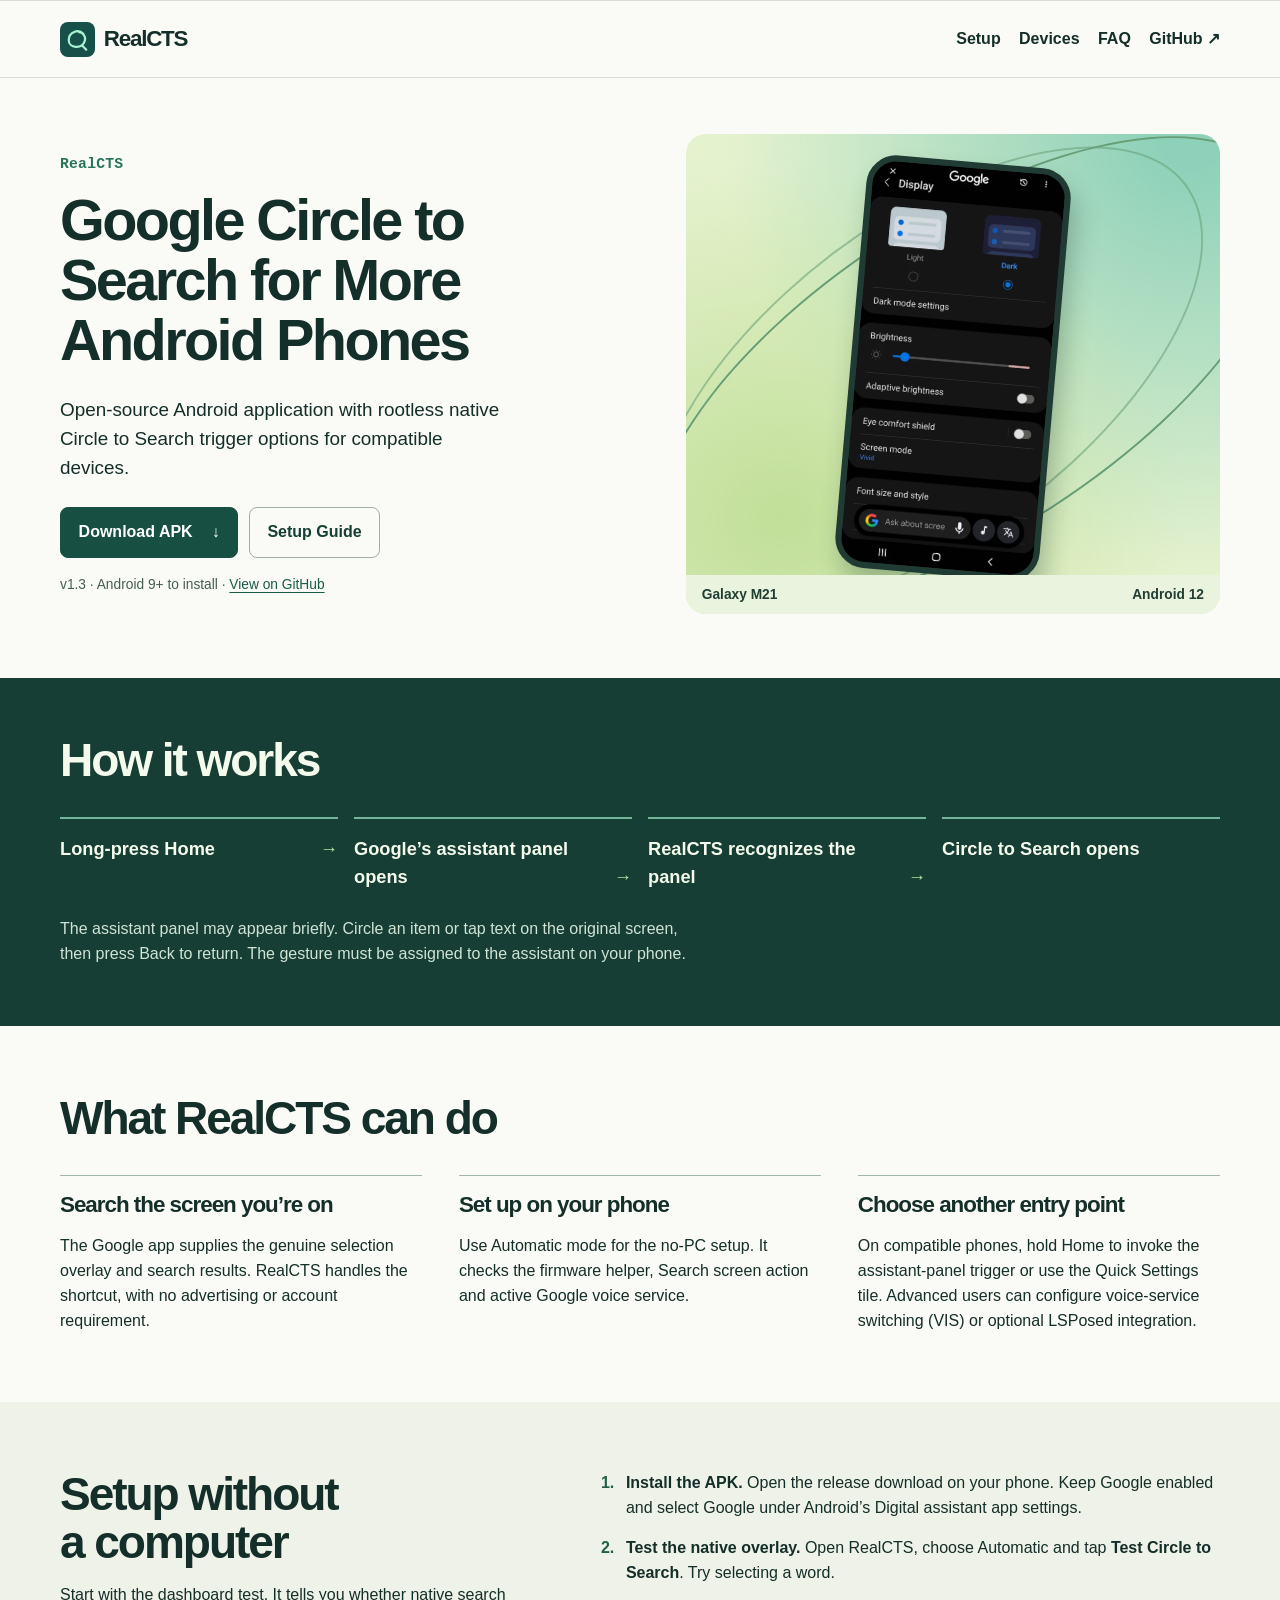
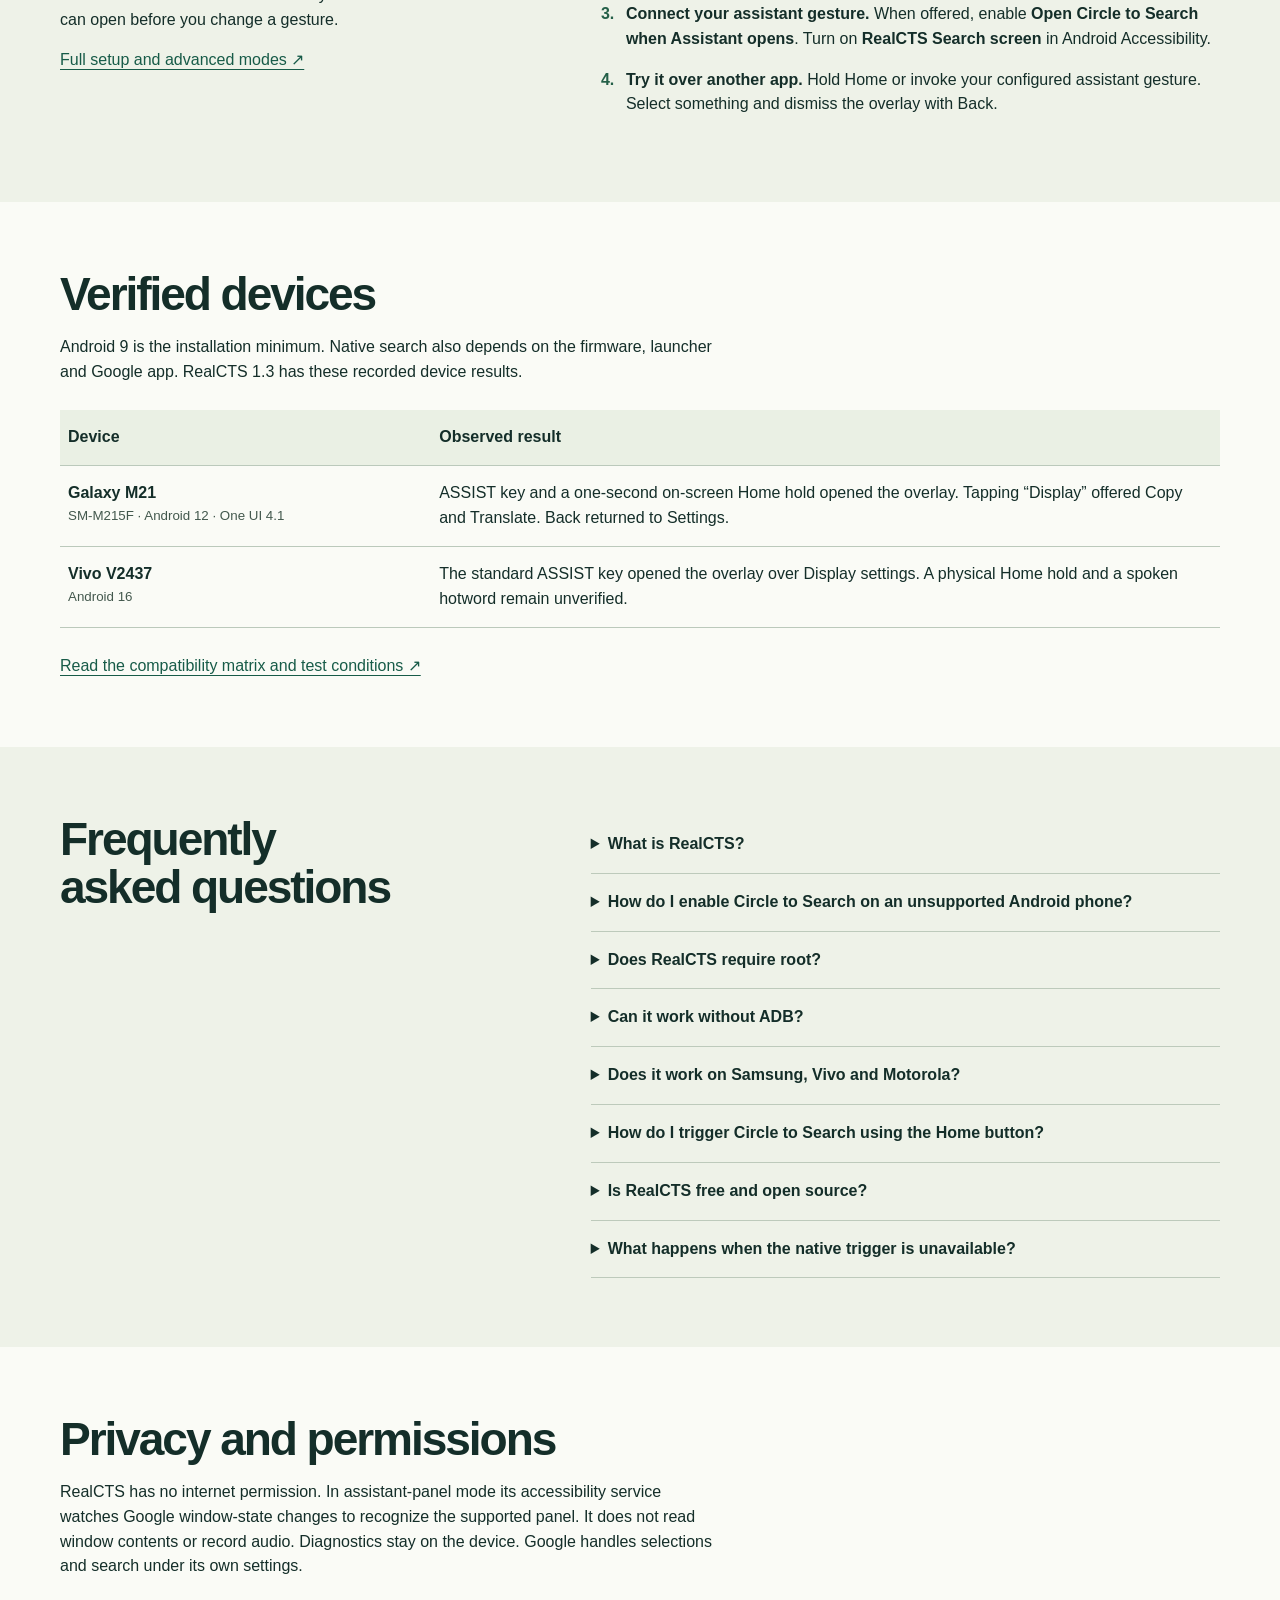
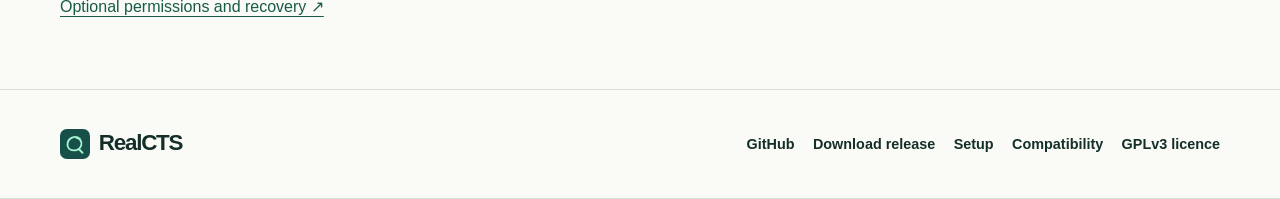
<file: docs/index.html>
<!doctype html>
<html lang="en">
<head>
<meta charset="utf-8">
<meta name="viewport" content="width=device-width, initial-scale=1">
<title>RealCTS — Google Circle to Search for More Android Phones</title>
<meta name="description" content="Use Google’s native Circle to Search from the Android assistant shortcut on compatible phones. Download the free RealCTS APK and follow the no-PC setup guide.">
<link rel="canonical" href="https://itzsnsr.github.io/RealCTS/">
<link rel="icon" href="./icon.svg" type="image/svg+xml">
<link rel="stylesheet" href="./style.css">
<meta property="og:type" content="website">
<meta property="og:site_name" content="RealCTS">
<meta property="og:title" content="RealCTS — Google Circle to Search for More Android Phones">
<meta property="og:description" content="Use Google’s native Circle to Search from the Android assistant shortcut on compatible phones. Download the free RealCTS APK and follow the no-PC setup guide.">
<meta property="og:url" content="https://itzsnsr.github.io/RealCTS/">
<meta property="og:image" content="https://itzsnsr.github.io/RealCTS/share.png">
<meta property="og:image:width" content="1200">
<meta property="og:image:height" content="630">
<meta property="og:image:alt" content="RealCTS and Google’s selection overlay on a Samsung Galaxy M21">
<meta name="twitter:card" content="summary_large_image">
<meta name="twitter:title" content="RealCTS — Google Circle to Search for More Android Phones">
<meta name="twitter:description" content="Use Google’s native Circle to Search from the Android assistant shortcut on compatible phones. Download the free RealCTS APK and follow the no-PC setup guide.">
<meta name="twitter:image" content="https://itzsnsr.github.io/RealCTS/share.png">
<meta name="twitter:image:alt" content="RealCTS and Google’s selection overlay on a Samsung Galaxy M21">
<script type="application/ld+json">{
  "@context": "https://schema.org",
  "@type": "SoftwareApplication",
  "name": "RealCTS",
  "url": "https://itzsnsr.github.io/RealCTS/",
  "description": "Use Google’s native Circle to Search from the Android assistant shortcut on compatible phones. Download the free RealCTS APK and follow the no-PC setup guide.",
  "operatingSystem": "Android 9 or later",
  "applicationCategory": "UtilitiesApplication",
  "softwareVersion": "1.3",
  "downloadUrl": "https://github.com/itzSNSR/RealCTS/releases/download/v1.3/RealCTS-debug.apk",
  "license": "https://github.com/itzSNSR/RealCTS/blob/main/LICENSE",
  "sameAs": [
    "https://github.com/itzSNSR/RealCTS"
  ],
  "offers": {
    "@type": "Offer",
    "price": "0",
    "priceCurrency": "USD"
  }
}</script>
</head>
<body><a href="#main" class="skip">Skip to content</a>
<header>
<div class="wrap bar"><a class="brand" href="./"><img src="./icon.svg" width="35" height="35" alt="">RealCTS</a>
<nav aria-label="Main"><a href="#setup">Setup</a><a href="#devices">Devices</a><a href="#faq">FAQ</a><a href="https://github.com/itzSNSR/RealCTS">GitHub ↗</a>
</nav>
</div>
</header>
<main id="main">
<div class="wrap hero">
<div>
<h1><span class="appname">RealCTS</span><span class="sr"> — </span>Google Circle to Search for More Android Phones</h1>
<p class="intro">Open-source Android application with rootless native Circle to Search trigger options for compatible devices.</p>
<div class="actions"><a class="button primary" href="https://github.com/itzSNSR/RealCTS/releases/download/v1.3/RealCTS-debug.apk">Download APK <span aria-hidden="true">↓</span></a><a class="button secondary" href="https://github.com/itzSNSR/RealCTS/blob/main/SETUP.md">Setup Guide</a>
</div><p class="version">v1.3 · Android 9+ to install · <a href="https://github.com/itzSNSR/RealCTS">View on GitHub</a></p>
</div>
<figure class="visual">
<div class="phone"><img src="./galaxy.webp" alt="Google’s native selection overlay above Display settings on the tested Galaxy M21" width="480" height="1000">
</div><figcaption>Galaxy M21 <span>Android 12</span></figcaption>
</figure>
</div>
<section class="dark">
<div class="wrap"><h2>How it works</h2>
<ol class="flow">
<li>Long-press Home</li>
<li>Google’s assistant panel opens</li>
<li>RealCTS recognizes the panel</li>
<li>Circle to Search opens</li>
</ol><p>The assistant panel may appear briefly. Circle an item or tap text on the original screen, then press Back to return. The gesture must be assigned to the assistant on your phone.</p>
</div>
</section>
<section class="wrap block" aria-labelledby="features"><h2 id="features">What RealCTS can do</h2>
<div class="features">
<article><h3>Search the screen you’re on</h3><p>The Google app supplies the genuine selection overlay and search results. RealCTS handles the shortcut, with no advertising or account requirement.</p>
</article>
<article><h3>Set up on your phone</h3><p>Use Automatic mode for the no-PC setup. It checks the firmware helper, Search screen action and active Google voice service.</p>
</article>
<article><h3>Choose another entry point</h3><p>On compatible phones, hold Home to invoke the assistant-panel trigger or use the Quick Settings tile. Advanced users can configure voice-service switching (VIS) or optional LSPosed integration.</p>
</article>
</div>
</section>
<section id="setup" class="setup">
<div class="wrap split">
<div><h2>Setup without a computer</h2><p>Start with the dashboard test. It tells you whether native search can open before you change a gesture.</p><a href="https://github.com/itzSNSR/RealCTS/blob/main/SETUP.md">Full setup and advanced modes ↗</a>
</div>
<ol class="steps">
<li><strong>Install the APK.</strong> Open the release download on your phone. Keep Google enabled and select Google under Android’s Digital assistant app settings.</li>
<li><strong>Test the native overlay.</strong> Open RealCTS, choose Automatic and tap <b>Test Circle to Search</b>. Try selecting a word.</li>
<li><strong>Connect your assistant gesture.</strong> When offered, enable <b>Open Circle to Search when Assistant opens</b>. Turn on <b>RealCTS Search screen</b> in Android Accessibility.</li>
<li><strong>Try it over another app.</strong> Hold Home or invoke your configured assistant gesture. Select something and dismiss the overlay with Back.</li>
</ol>
</div>
</section>
<section class="wrap block" id="devices"><h2>Verified devices</h2><p>Android 9 is the installation minimum. Native search also depends on the firmware, launcher and Google app. RealCTS 1.3 has these recorded device results.</p>
<table><caption class="sr">Verified RealCTS 1.3 device tests</caption>
<thead>
<tr><th scope="col">Device</th><th scope="col">Observed result</th>
</tr>
</thead>
<tbody>
<tr><th scope="row">Galaxy M21 <small>SM-M215F · Android 12 · One UI 4.1</small></th><td>ASSIST key and a one-second on-screen Home hold opened the overlay. Tapping “Display” offered Copy and Translate. Back returned to Settings.</td>
</tr>
<tr><th scope="row">Vivo V2437 <small>Android 16</small></th><td>The standard ASSIST key opened the overlay over Display settings. A physical Home hold and a spoken hotword remain unverified.</td>
</tr>
</tbody></table><a href="https://github.com/itzSNSR/RealCTS/blob/main/COMPATIBILITY.md">Read the compatibility matrix and test conditions ↗</a>
</section>
<section class="faq" id="faq">
<div class="wrap split"><h2>Frequently asked questions</h2>
<div>
<details>
<summary>What is RealCTS?</summary><p>A free Android shortcut app that requests Google’s native Circle to Search over your current screen.</p>
</details>
<details>
<summary>How do I enable Circle to Search on an unsupported Android phone?</summary><p>Try Automatic mode with Google selected as your default assistant and run the dashboard test. A phone without an official shortcut may still expose a native trigger. RealCTS cannot supply a missing Google feature or system service.</p>
</details>
<details>
<summary>Does RealCTS require root?</summary><p>The recommended assistant-panel setup works without root on compatible phones. The optional LSPosed integration needs a compatible rooted environment.</p>
</details>
<details>
<summary>Can it work without ADB?</summary><p>Yes. Automatic mode uses on-device routes. The optional temporary voice-service switching setup requires an ADB secure-settings grant.</p>
</details>
<details>
<summary>Does it work on Samsung, Vivo and Motorola?</summary><p>The Galaxy M21 and Vivo V2437 have verified results above. Motorola devices and other models need their own tests.</p>
</details>
<details>
<summary>How do I trigger Circle to Search using the Home button?</summary><p>Follow the setup steps, open another app and hold the on-screen Home button in three-button navigation. Gesture navigation and reserved Home actions vary by phone.</p>
</details>
<details>
<summary>Is RealCTS free and open source?</summary><p>Yes. RealCTS is licensed under GPL-3.0-only. It has no advertising or RealCTS account requirement.</p>
</details>
<details>
<summary>What happens when the native trigger is unavailable?</summary><p>The dashboard can show an unavailable candidate route. Check Diagnostics and the setup guide. A request accepted by Android still needs visual confirmation in Google’s overlay.</p>
</details>
</div>
</div>
</section>
<section class="wrap block privacy"><h2>Privacy and permissions</h2><p>RealCTS has no internet permission. In assistant-panel mode its accessibility service watches Google window-state changes to recognize the supported panel. It does not read window contents or record audio. Diagnostics stay on the device. Google handles selections and search under its own settings.</p><a href="https://github.com/itzSNSR/RealCTS/blob/main/SETUP.md#temporary-switching-and-recovery">Optional permissions and recovery ↗</a>
</section>
</main>
<footer>
<div class="wrap bar"><a class="brand" href="./"><img src="./icon.svg" width="30" height="30" alt="">RealCTS</a>
<nav aria-label="Project resources"><a href="https://github.com/itzSNSR/RealCTS">GitHub</a><a href="https://github.com/itzSNSR/RealCTS/releases/tag/v1.3">Download release</a><a href="https://github.com/itzSNSR/RealCTS/blob/main/SETUP.md">Setup</a><a href="https://github.com/itzSNSR/RealCTS/blob/main/COMPATIBILITY.md">Compatibility</a><a href="https://github.com/itzSNSR/RealCTS/blob/main/LICENSE">GPLv3 licence</a>
</nav>
</div>
</footer>
</body></html>
</file>
<file: docs/style.css>
* {
  box-sizing:border-box;
}
html {
  scroll-padding-top:1rem;
}
body {
  margin:0;
  background:#fafbf6;
  color:#142e29;
  font:1rem/1.55 "Segoe UI",Roboto,Arial,sans-serif;
}
a {
  color:#175b48;
  text-underline-offset:.22em;
}
a:hover {
  text-decoration-thickness:.14em;
}
:focus-visible {
  outline:3px solid #ab4c00;
  outline-offset:4px;
}
.wrap {
  width:min(1160px,calc(100% - 3rem));
  margin-inline:auto;
}
.bar,.actions,nav {
  display:flex;
  align-items:center;
  gap:1.15rem;
  flex-wrap:wrap;
}
.bar {
  justify-content:space-between;
  min-height:76px;
}
.brand {
  display:inline-flex;
  align-items:center;
  gap:.55rem;
  font-size:1.4rem;
  font-weight:720;
  letter-spacing:-.055em;
  color:inherit;
  text-decoration:none;
}
header,footer {
  border-block:1px solid #d5ddd4;
}
nav a {
  font-weight:600;
  text-decoration:none;
  color:inherit;
}
nav a:hover {
  text-decoration:underline;
}
.hero {
  display:grid;
  grid-template-columns:1.08fr 1fr;
  align-items:center;
  gap:4.2%;
  padding-block:3.5rem 4rem;
}
h1,h2,h3,p,figure {
  margin:0;
}
h1,h2,h3 {
  line-height:1.04;
  letter-spacing:-.045em;
  text-wrap:balance;
}
h1 {
  font-size:clamp(2.8rem,4.5vw,4.55rem);
  max-width:16ch;
  font-weight:650;
}
.appname {
  display:block;
  font:bold .92rem/1.5 ui-monospace,monospace;
  color:#27745c;
  letter-spacing:.015em;
  margin-bottom:1rem;
}
.intro {
  margin:1.5rem 0;
  max-width:43ch;
  font-size:1.18rem;
}
.actions {
  gap:.65rem;
}
.button {
  display:inline-flex;
  gap:1.2rem;
  align-items:center;
  justify-content:center;
  padding:.76rem 1.1rem;
  border:1px solid #9eafa3;
  border-radius:8px;
  font-weight:650;
  text-decoration:none;
}
.primary {
  color:white;
  background:#174f43;
  border-color:#174f43;
}
.secondary {
  color:#153f34;
}
.button:hover {
  box-shadow:inset 0 0 0 2px currentColor;
}
.version,figcaption {
  font-size:.86rem;
}
.version {
  margin-top:1rem;
  color:#475d53;
}
.visual {
  position:relative;
  isolation:isolate;
  overflow:hidden;
  border-radius:20px;
  background:radial-gradient(ellipse at 18% 80%,#c1df98 0%,transparent 65%),radial-gradient(ellipse at 95% 0%,#8ed1ba 5%,transparent 65%),#e5f2ce;
  height:480px;
  display:grid;
  justify-items:center;
}
.visual:before,.visual:after {
  content:"";
  position:absolute;
  z-index:-1;
  width:135%;
  height:65%;
  border:2px solid #679e76;
  border-radius:50%;
  transform:rotate(-33deg);
  top:17%;
  left:-15%;
}
.visual:after {
  transform:rotate(-37deg);
  width:120%;
  top:18%;
  opacity:.55;
}
.phone {
  border:6px solid #203a34;
  background:#203a34;
  border-radius:30px;
  width:205px;
  align-self:center;
  overflow:hidden;
  box-shadow:7px 16px 23px #2346334d;
  transform:rotate(5deg) translateY(-6px);
}
.phone img {
  width:100%;
  height:auto;
  display:block;
}
.visual figcaption {
  position:absolute;
  bottom:0;
  left:0;
  right:0;
  background:#eaf3dd;
  color:#213e32;
  padding:.55rem 1rem;
  display:flex;
  justify-content:space-between;
  font-weight:600;
}
.dark {
  background:#163e35;
  color:#f4faec;
  padding:3.7rem 0;
}
.dark p {
  color:#d0e4d5;
  max-width:72ch;
}
h2 {
  font-size:clamp(2rem,3.6vw,3.1rem);
  font-weight:640;
}
h3 {
  font-size:1.4rem;
  line-height:1.18;
}
p {
  max-width:74ch;
}
.flow {
  display:grid;
  grid-template-columns:repeat(4,1fr);
  gap:1rem;
  list-style:none;
  padding:0;
  margin:2rem 0 1.3rem;
}
.flow li {
  font-size:1.14rem;
  font-weight:600;
  border-top:2px solid #74b69a;
  padding:1rem 1.4rem .3rem 0;
  position:relative;
}
.flow li:not(:last-child):after {
  content:"→";
  color:#afe4a0;
  position:absolute;
  right:0;
}
.block,.setup,.faq {
  padding-block:4.3rem;
}
.features {
  display:grid;
  grid-template-columns:repeat(3,1fr);
  gap:2.3rem;
  margin-top:2rem;
}
.features article {
  padding-top:1rem;
  border-top:1px solid #a0b7a6;
}
.features p,.split p,.block>p {
  margin-top:1rem;
}
.setup,.faq {
  background:#eef2e8;
}
.split {
  display:grid;
  grid-template-columns:1fr 1.4fr;
  gap:7%;
}
.split a,.privacy>a {
  display:inline-block;
  margin-top:1rem;
}
.steps {
  margin:0;
  padding-left:1.75rem;
}
.steps li {
  padding:0 0 1rem .45rem;
}
.steps li::marker {
  font-weight:bold;
  color:#246048;
}
table {
  width:100%;
  border-collapse:collapse;
  margin:1.6rem 0;
}
td,th {
  padding:.95rem .5rem;
  border-bottom:1px solid #bbc9bb;
  text-align:left;
  vertical-align:top;
}
thead {
  background:#eaf0e4;
}
th small {
  display:block;
  font-weight:400;
  color:#43584d;
}
tbody th {
  width:32%;
}
details {
  border-bottom:1px solid #bdcabb;
}
summary {
  padding:1rem 0;
  font-weight:650;
  cursor:pointer;
}
details p {
  margin:0 0 1rem!important;
}
.privacy {
  max-width:1160px;
}
footer {
  padding:1rem 0;
}
footer nav {
  font-size:.9rem;
}
.sr,.skip:not(:focus) {
  position:absolute;
  width:1px;
  height:1px;
  padding:0;
  overflow:hidden;
  clip-path:inset(50%);
  white-space:nowrap;
}
.skip:focus {
  position:absolute;
  z-index:10;
  background:white;
  padding:.6rem;
}
@media(max-width:760px) {
  .wrap {
    width:calc(100% - 2rem);
  }
  .hero,.split {
    grid-template-columns:1fr;
    gap:1.6rem;
  }
  .hero {
    padding-block:2rem;
  }
  .visual {
    height:345px;
  }
  .phone {
    width:147px;
    border-width:4px;
    border-radius:21px;
  }
  .features {
    grid-template-columns:1fr;
    gap:1.25rem;
  }
  .flow {
    grid-template-columns:1fr 1fr;
  }
  .block,.setup,.faq,.dark {
    padding-block:2.7rem;
  }
  .bar {
    padding:.7rem 0;
    gap:.6rem;
  }
  nav {
    gap:.85rem;
  }
  header nav {
    font-size:.92rem;
  }
  h1 {
    max-width:17ch;
  }
  .intro {
    margin:1.1rem 0;
  }
}
@media(max-width:380px) {
  .flow {
    grid-template-columns:1fr;
  }
  .bar {
    align-items:flex-start;
    flex-direction:column;
  }
  .version {
    font-size:.8rem;
  }
}
</file>
